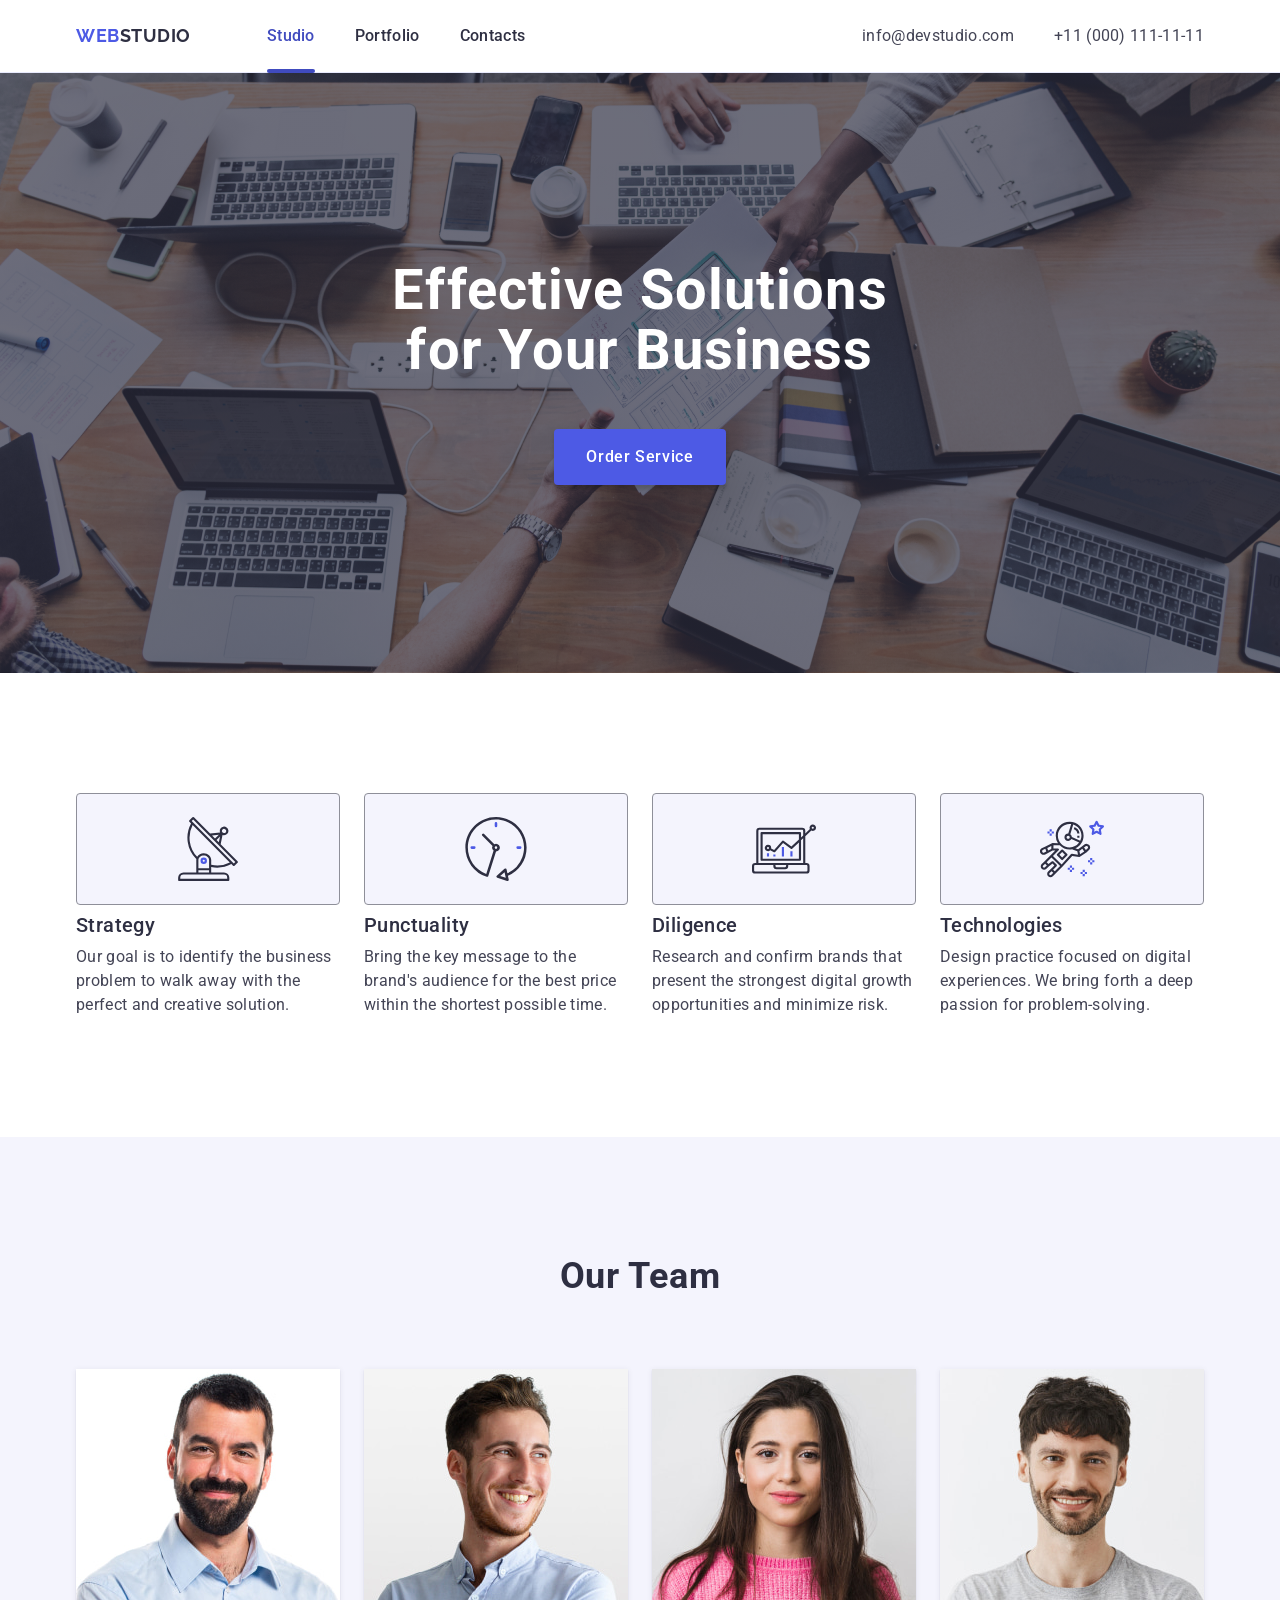
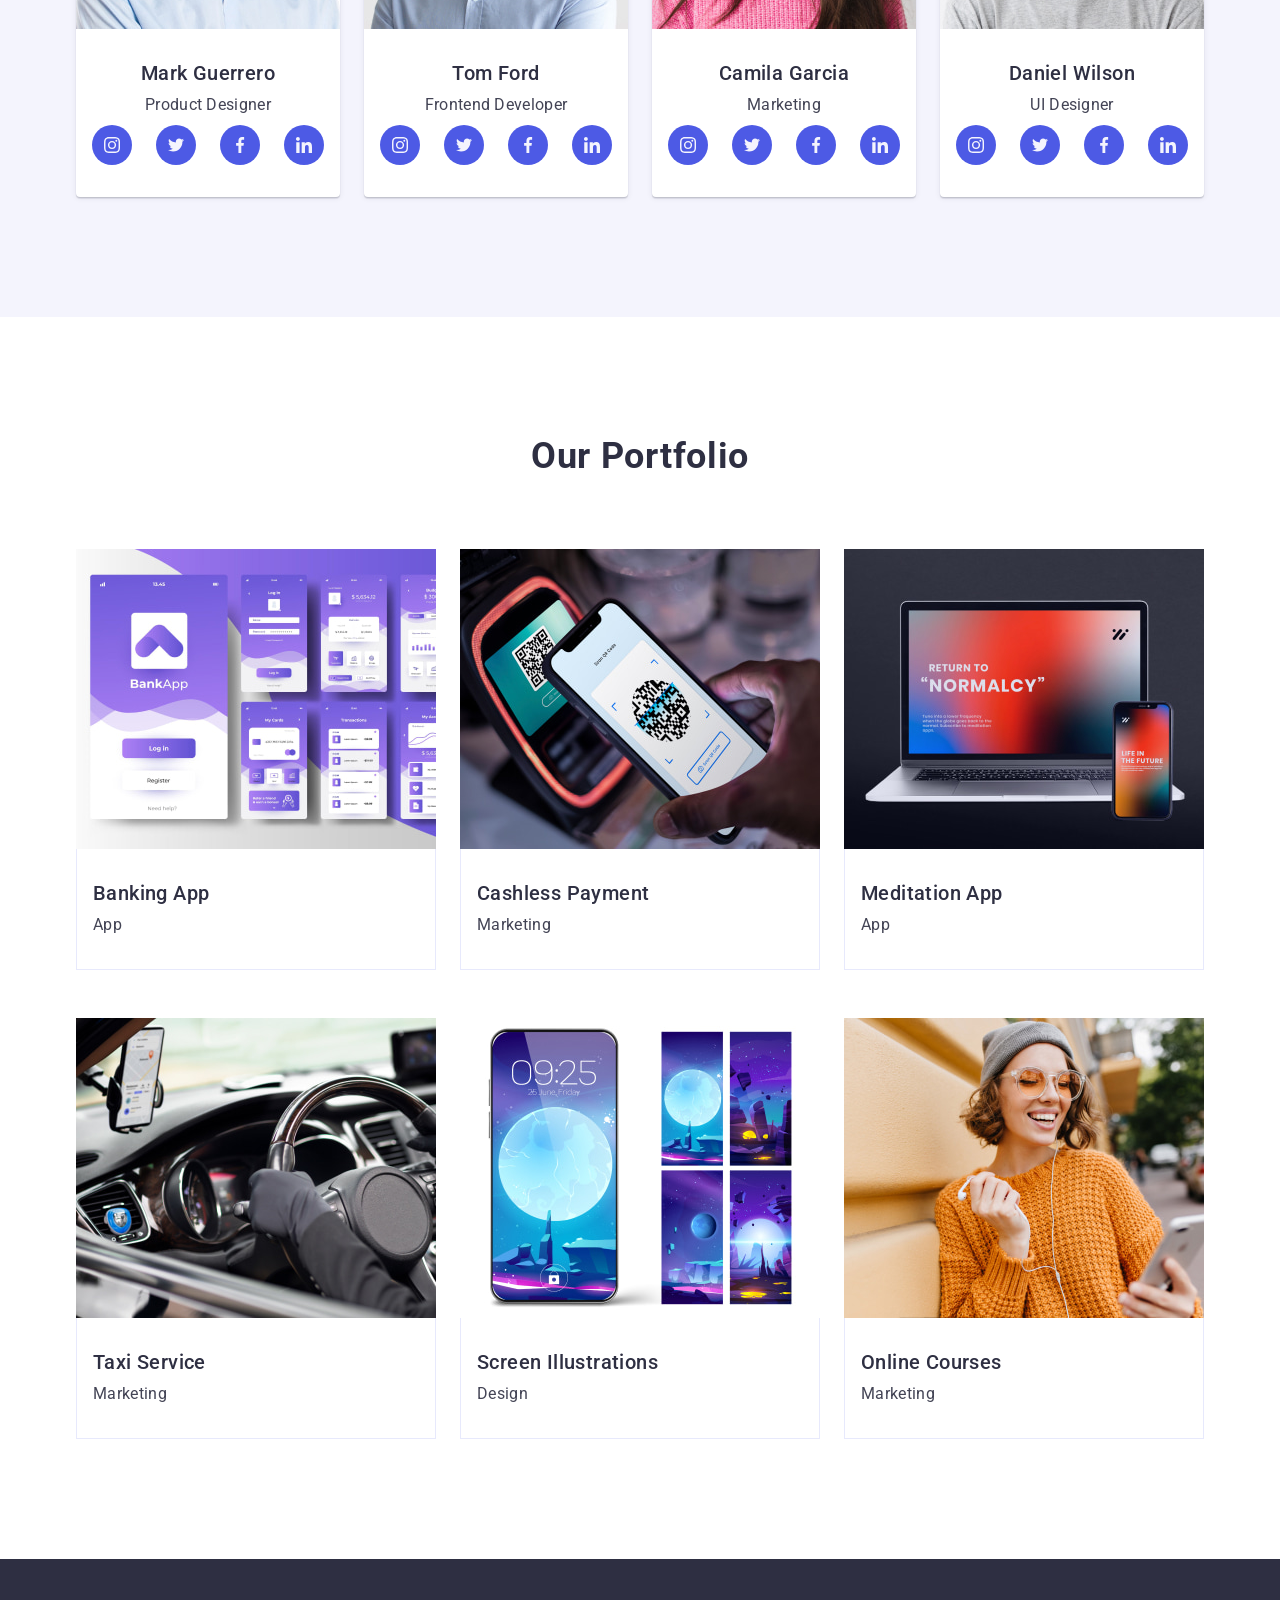
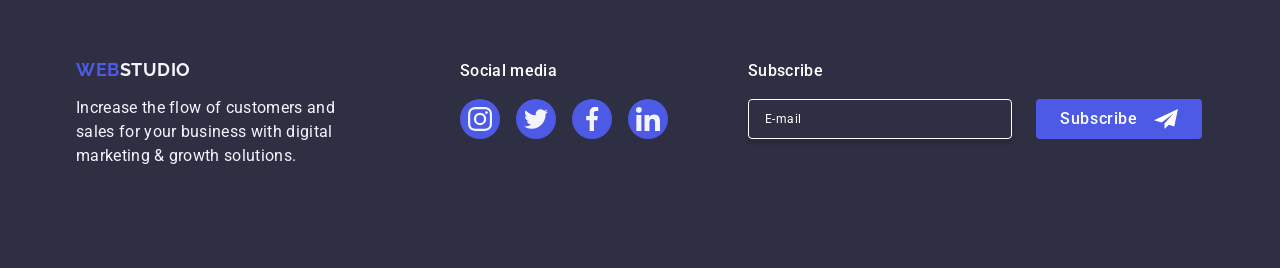
<file: index.html>
<!DOCTYPE html>
<html lang="en">
  <!-- head -->

  <head>
    <meta charset="UTF-8" />
    <meta name="viewport" content="width=device-width, initial-scale=1.0" />
    <!-- modern-normalize -->
    <link
      rel="stylesheet"
      href="https://cdn.jsdelivr.net/npm/modern-normalize@2.0.0/modern-normalize.min.css"
    />
    <!-- fonts -->
    <link rel="preconnect" href="https://fonts.googleapis.com" />
    <link rel="preconnect" href="https://fonts.gstatic.com" crossorigin />
    <link
      href="https://fonts.googleapis.com/css2?family=Raleway:wght@700&family=Roboto:wght@400;500;700&display=swap"
      rel="stylesheet"
    />
    <!-- favicon -->
    <link rel="shortcut icon" href="./images/favicon.ico" type="image/x-icon" />
    <!-- import styles.css -->
    <link rel="stylesheet" href="./css/styles.css" />
    <title>Web Studio</title>
  </head>

  <!-- body -->

  <body>
    <!-- header -->
    <header class="header">
      <div class="container header-container">
        <!-- navigation -->
        <nav class="nav">
          <!-- logo -->
          <a class="logo nav-logo" href="./index.html"
            >Web<span class="logo-dark-accent">Studio</span></a
          >
          <ul class="nav-list">
            <li class="nav-item header-nav-item">
              <a class="nav-link nav-link-active" href="./index.html">Studio</a>
            </li>
            <li class="nav-item header-nav-item">
              <a class="nav-link" href="">Portfolio</a>
            </li>
            <li class="nav-item header-nav-item">
              <a class="nav-link" href="">Contacts</a>
            </li>
          </ul>
        </nav>

        <!-- contacts information -->
        <address class="contacts">
          <ul class="contacts-list">
            <li class="contacts-item">
              <a class="contact-link" href="mailto:info@devstudio.com"
                >info@devstudio.com</a
              >
            </li>
            <li class="contacts-item">
              <a class="contact-link" href="tel:+110001111111"
                >+11 (000) 111-11-11</a
              >
            </li>
          </ul>
        </address>
      </div>
    </header>

    <!-- main -->
    <main>
      <!-- hero section -->
      <section class="hero">
        <div class="container">
          <h1 class="hero-title">Effective Solutions for Your Business</h1>
          <button class="btn hero-btn" type="button">Order Service</button>
        </div>
      </section>

      <!-- features section -->
      <section class="section features">
        <div class="container">
          <h2 class="visually-hidden">Features</h2>
          <ul class="section-list-flex">
            <li class="card-width-if-four">
              <div class="features-icon-wrap">
                <svg class="features-icon" width="64" height="64">
                  <use href="./images/icons.svg#features-1"></use>
                </svg>
              </div>
              <h3 class="card-title">Strategy</h3>
              <p class="card-paragraf">
                Our goal is to identify the business problem to walk away with
                the perfect and creative solution.
              </p>
            </li>
            <li class="card-width-if-four">
              <div class="features-icon-wrap">
                <svg class="features-icon" width="64" height="64">
                  <use href="./images/icons.svg#features-2"></use>
                </svg>
              </div>
              <h3 class="card-title">Punctuality</h3>
              <p class="card-paragraf">
                Bring the key message to the brand's audience for the best price
                within the shortest possible time.
              </p>
            </li>
            <li class="card-width-if-four">
              <div class="features-icon-wrap">
                <svg class="features-icon" width="64" height="64">
                  <use href="./images/icons.svg#features-3"></use>
                </svg>
              </div>
              <h3 class="card-title">Diligence</h3>
              <p class="card-paragraf">
                Research and confirm brands that present the strongest digital
                growth opportunities and minimize risk.
              </p>
            </li>
            <li class="card-width-if-four">
              <div class="features-icon-wrap">
                <svg class="features-icon" width="64" height="64">
                  <use href="./images/icons.svg#features-4"></use>
                </svg>
              </div>
              <h3 class="card-title">Technologies</h3>
              <p class="card-paragraf">
                Design practice focused on digital experiences. We bring forth a
                deep passion for problem-solving.
              </p>
            </li>
          </ul>
        </div>
      </section>

      <!-- team section -->
      <section class="section team">
        <div class="container">
          <h2 class="section-title">Our Team</h2>
          <ul class="section-list-flex">
            <li class="team-card card-width-if-four">
              <img
                src="./images/team/mark-guerrero.jpg"
                alt="an attractive man with a beard is smiling and looking ahead"
                width="264"
                height="260"
              />
              <div class="card-text-wrap team-text-wrap">
                <h3 class="card-title">Mark Guerrero</h3>
                <p class="card-paragraf team-text">Product Designer</p>
                <ul class="socials-list section-list-flex">
                  <li class="socials-item card-width-if-four">
                    <a href="" class="socials-link">
                      <svg class="socials-icon" width="16" height="16">
                        <use href="./images/icons.svg#instagram"></use>
                      </svg>
                    </a>
                  </li>
                  <li class="socials-item card-width-if-four">
                    <a href="" class="socials-link">
                      <svg class="socials-icon" width="16" height="16">
                        <use href="./images/icons.svg#twitter"></use>
                      </svg>
                    </a>
                  </li>
                  <li class="socials-item card-width-if-four">
                    <a href="" class="socials-link">
                      <svg class="socials-icon" width="16" height="16">
                        <use href="./images/icons.svg#facebook"></use>
                      </svg>
                    </a>
                  </li>
                  <li class="socials-item card-width-if-four">
                    <a href="" class="socials-link">
                      <svg class="socials-icon" width="16" height="16">
                        <use href="./images/icons.svg#linkedin"></use>
                      </svg>
                    </a>
                  </li>
                </ul>
              </div>
            </li>
            <li class="team-card card-width-if-four">
              <img
                src="./images/team/tom-ford.jpg"
                alt="a young man looks away with a wide smile"
                width="264"
                height="260"
              />
              <div class="card-text-wrap team-text-wrap">
                <h3 class="card-title">Tom Ford</h3>
                <p class="card-paragraf team-text">Frontend Developer</p>
                <ul class="socials-list section-list-flex">
                  <li class="socials-item card-width-if-four">
                    <a href="" class="socials-link">
                      <svg class="socials-icon" width="16" height="16">
                        <use href="./images/icons.svg#instagram"></use>
                      </svg>
                    </a>
                  </li>
                  <li class="socials-item card-width-if-four">
                    <a href="" class="socials-link">
                      <svg class="socials-icon" width="16" height="16">
                        <use href="./images/icons.svg#twitter"></use>
                      </svg>
                    </a>
                  </li>
                  <li class="socials-item card-width-if-four">
                    <a href="" class="socials-link">
                      <svg class="socials-icon" width="16" height="16">
                        <use href="./images/icons.svg#facebook"></use>
                      </svg>
                    </a>
                  </li>
                  <li class="socials-item card-width-if-four">
                    <a href="" class="socials-link">
                      <svg class="socials-icon" width="16" height="16">
                        <use href="./images/icons.svg#linkedin"></use>
                      </svg>
                    </a>
                  </li>
                </ul>
              </div>
            </li>
            <li class="team-card card-width-if-four">
              <img
                src="./images/team/camila-garcia.jpg"
                alt="young beautiful woman pink warm sweater natural look smiling portrait isolated long hair"
                width="264"
                height="260"
              />
              <div class="card-text-wrap team-text-wrap">
                <h3 class="card-title">Camila Garcia</h3>
                <p class="card-paragraf team-text">Marketing</p>
                <ul class="socials-list section-list-flex">
                  <li class="socials-item card-width-if-four">
                    <a href="" class="socials-link">
                      <svg class="socials-icon" width="16" height="16">
                        <use href="./images/icons.svg#instagram"></use>
                      </svg>
                    </a>
                  </li>
                  <li class="socials-item card-width-if-four">
                    <a href="" class="socials-link">
                      <svg class="socials-icon" width="16" height="16">
                        <use href="./images/icons.svg#twitter"></use>
                      </svg>
                    </a>
                  </li>
                  <li class="socials-item card-width-if-four">
                    <a href="" class="socials-link">
                      <svg class="socials-icon" width="16" height="16">
                        <use href="./images/icons.svg#facebook"></use>
                      </svg>
                    </a>
                  </li>
                  <li class="socials-item card-width-if-four">
                    <a href="" class="socials-link">
                      <svg class="socials-icon" width="16" height="16">
                        <use href="./images/icons.svg#linkedin"></use>
                      </svg>
                    </a>
                  </li>
                </ul>
              </div>
            </li>
            <li class="team-card card-width-if-four">
              <img
                src="./images/team/daniel-wilson.jpg"
                alt="confident handsome guy posing against white wall"
                width="264"
                height="260"
              />
              <div class="card-text-wrap team-text-wrap">
                <h3 class="card-title">Daniel Wilson</h3>
                <p class="card-paragraf team-text">UI Designer</p>
                <ul class="socials-list section-list-flex">
                  <li class="socials-item card-width-if-four">
                    <a href="" class="socials-link">
                      <svg class="socials-icon" width="16" height="16">
                        <use href="./images/icons.svg#instagram"></use>
                      </svg>
                    </a>
                  </li>
                  <li class="socials-item card-width-if-four">
                    <a href="" class="socials-link">
                      <svg class="socials-icon" width="16" height="16">
                        <use href="./images/icons.svg#twitter"></use>
                      </svg>
                    </a>
                  </li>
                  <li class="socials-item card-width-if-four">
                    <a href="" class="socials-link">
                      <svg class="socials-icon" width="16" height="16">
                        <use href="./images/icons.svg#facebook"></use>
                      </svg>
                    </a>
                  </li>
                  <li class="socials-item card-width-if-four">
                    <a href="" class="socials-link">
                      <svg class="socials-icon" width="16" height="16">
                        <use href="./images/icons.svg#linkedin"></use>
                      </svg>
                    </a>
                  </li>
                </ul>
              </div>
            </li>
          </ul>
        </div>
      </section>

      <!-- portfolio section -->
      <section class="section portfolio">
        <div class="container">
          <h2 class="section-title">Our Portfolio</h2>
          <ul class="section-list-flex portfolio-list">
            <li class="card-width-if-three portfolio-card">
              <div class="overlay-wrap">
                <img
                  src="./images/portfolio/portfolio-1.jpg"
                  alt="Banking mobile application mockup in purple and white colors"
                  width="360"
                  height="300"
                />
                <p class="overlay">
                  14 Stylish and User-Friendly App Design Concepts · Task
                  Manager App · Calorie Tracker App · Exotic Fruit Ecommerce App
                  · Cloud Storage App
                </p>
              </div>
              <div class="card-text-wrap portfolio-text-wrap">
                <h3 class="card-title">Banking App</h3>
                <p class="card-paragraf">App</p>
              </div>
            </li>
            <li class="card-width-if-three portfolio-card">
              <div class="overlay-wrap">
                <img
                  src="./images/portfolio/portfolio-2.jpg"
                  alt="Mobile phone reads qr code for non-cash payment"
                  width="360"
                  height="300"
                />
                <p class="overlay">
                  14 Stylish and User-Friendly App Design Concepts · Task
                  Manager App · Calorie Tracker App · Exotic Fruit Ecommerce App
                  · Cloud Storage App
                </p>
              </div>
              <div class="card-text-wrap portfolio-text-wrap">
                <h3 class="card-title">Cashless Payment</h3>
                <p class="card-paragraf">Marketing</p>
              </div>
            </li>
            <li class="card-width-if-three portfolio-card">
              <div class="overlay-wrap">
                <img
                  src="./images/portfolio/portfolio-3.jpg"
                  alt="The same application on the screen of a laptop and a smartphone on a black background"
                  width="360"
                  height="300"
                />
                <p class="overlay">
                  14 Stylish and User-Friendly App Design Concepts · Task
                  Manager App · Calorie Tracker App · Exotic Fruit Ecommerce App
                  · Cloud Storage App
                </p>
              </div>
              <div class="card-text-wrap portfolio-text-wrap">
                <h3 class="card-title">Meditation App</h3>
                <p class="card-paragraf">App</p>
              </div>
            </li>
            <li class="card-width-if-three portfolio-card">
              <div class="overlay-wrap">
                <img
                  src="./images/portfolio/portfolio-4.jpg"
                  alt="Hands on the steering wheel, black interior GPS navigation applications on the smartphone screen"
                  width="360"
                  height="300"
                />
                <p class="overlay">
                  14 Stylish and User-Friendly App Design Concepts · Task
                  Manager App · Calorie Tracker App · Exotic Fruit Ecommerce App
                  · Cloud Storage App
                </p>
              </div>
              <div class="card-text-wrap portfolio-text-wrap">
                <h3 class="card-title">Taxi Service</h3>
                <p class="card-paragraf">Marketing</p>
              </div>
            </li>
            <li class="card-width-if-three portfolio-card">
              <div class="overlay-wrap">
                <img
                  src="./images/portfolio/portfolio-5.jpg"
                  alt="Screensaver on the smartphone screen and four illustrations of the night moon sky in violet-blue shades"
                  width="360"
                  height="300"
                />
                <p class="overlay">
                  14 Stylish and User-Friendly App Design Concepts · Task
                  Manager App · Calorie Tracker App · Exotic Fruit Ecommerce App
                  · Cloud Storage App
                </p>
              </div>
              <div class="card-text-wrap portfolio-text-wrap">
                <h3 class="card-title">Screen Illustrations</h3>
                <p class="card-paragraf">Design</p>
              </div>
            </li>
            <li class="card-width-if-three portfolio-card">
              <div class="overlay-wrap">
                <img
                  src="./images/portfolio/portfolio-6.jpg"
                  alt="A girl in an orange sweater, glasses and headphones with a smartphone in her hands"
                  width="360"
                  height="300"
                />
                <p class="overlay">
                  14 Stylish and User-Friendly App Design Concepts · Task
                  Manager App · Calorie Tracker App · Exotic Fruit Ecommerce App
                  · Cloud Storage App
                </p>
              </div>
              <div class="card-text-wrap portfolio-text-wrap">
                <h3 class="card-title">Online Courses</h3>
                <p class="card-paragraf">Marketing</p>
              </div>
            </li>
          </ul>
        </div>
      </section>
    </main>

    <!-- footer -->
    <footer class="footer">
      <div class="container footer-container">
        <!-- logo -->
        <div class="footer-logo-wrap">
          <a class="logo footer-logo" href="./index.html"
            >Web<span class="logo-light-accent">Studio</span></a
          >
          <p class="footer-text">
            Increase the flow of customers and sales for your business with
            digital marketing & growth solutions.
          </p>
        </div>
        <!-- socials -->
        <div class="footer-socials-wrap">
          <p class="footer-title">Social media</p>
          <ul class="socials-list section-list-flex footer-socials-list">
            <li class="socials-item card-width-if-four">
              <a href="" class="socials-link footer-socials-link">
                <svg class="socials-icon" width="24" height="24">
                  <use href="./images/icons.svg#instagram"></use>
                </svg>
              </a>
            </li>
            <li class="socials-item card-width-if-four">
              <a href="" class="socials-link footer-socials-link">
                <svg class="socials-icon" width="24" height="24">
                  <use href="./images/icons.svg#twitter"></use>
                </svg>
              </a>
            </li>
            <li class="socials-item card-width-if-four">
              <a href="" class="socials-link footer-socials-link">
                <svg class="socials-icon" width="24" height="24">
                  <use href="./images/icons.svg#facebook"></use>
                </svg>
              </a>
            </li>
            <li class="socials-item card-width-if-four">
              <a href="" class="socials-link footer-socials-link">
                <svg class="socials-icon" width="24" height="24">
                  <use href="./images/icons.svg#linkedin"></use>
                </svg>
              </a>
            </li>
          </ul>
        </div>
        <!-- footer form -->
        <div class="footer-form-wrap">
          <p class="footer-title">Subscribe</p>
          <form class="footer-form">
            <label class="footer-label">
              <input
                class="footer-form-input"
                type="email"
                name="email"
                placeholder="E-mail"
              />
            </label>
            <button class="btn footer-btn" type="submit">
              Subscribe
              <svg class="footer-btn-icon" width="24" height="24">
                <use href="./images/icons.svg#subscribe"></use>
              </svg>
            </button>
          </form>
        </div>
      </div>
    </footer>

    <!-- modal -->
    <div class="modal-overlay">
      <div class="modal">
        <button class="modal-btn" type="button">
          <svg class="modal-btn-icon" width="8" height="8">
            <use href="./images/icons.svg#icon-modal-close"></use>
          </svg>
        </button>
        <p class="modal-title">Leave your contacts and we will call you back</p>
        <!-- modal form -->
        <form class="modal-form">
          <div class="modal-form-wrap">
            <label class="modal-form-lable" for="user-name"> Name </label>
            <div class="input-tumb">
              <input
                class="form-input"
                type="text"
                id="user-name"
                name="user-name"
              />
              <svg class="form-icon" width="18" height="24">
                <use href="./images/icons.svg#icon-form-name"></use>
              </svg>
            </div>
          </div>
          <div class="modal-form-wrap">
            <label class="modal-form-lable" for="user-phone"> Phone </label>
            <div class="input-tumb">
              <input
                class="form-input"
                type="tel"
                id="user-phone"
                name="user-phone"
              />
              <svg class="form-icon" width="18" height="24">
                <use href="./images/icons.svg#icon-form-phone"></use>
              </svg>
            </div>
          </div>
          <div class="modal-form-wrap">
            <label class="modal-form-lable" for="user-email"> Email </label>
            <div class="input-tumb">
              <input
                class="form-input"
                type="email"
                id="user-email"
                name="user-email"
              />
              <svg class="form-icon" width="18" height="24">
                <use href="./images/icons.svg#icon-form-email"></use>
              </svg>
            </div>
          </div>
          <div class="textarea-form-wrap">
            <label class="modal-form-lable" for="user-comment"> Comment </label>
            <textarea
              class="textarea"
              id="user-comment"
              name="user-comment"
              placeholder="Text input"
            ></textarea>
          </div>
          <div class="check-box-wrap">
            <input
              class="check-input visually-hidden"
              id="user-privacy"
              type="checkbox"
              value="true"
              name="user-privacy"
            />
            <label class="checkbox-lable" for="user-privacy">
              <span class="check-box">
                <svg class="check-icon" width="10" height="8">
                  <use
                    href="./images/icons.svg#icon-form-check-click-vector"
                  ></use>
                </svg>
              </span>
              I accept the terms and conditions of the
              <a class="checkbox-link" href="#">Privacy Policy</a>
            </label>
          </div>
          <button class="btn" type="submit">Send</button>
        </form>
      </div>
    </div>
  </body>
</html>
</file>
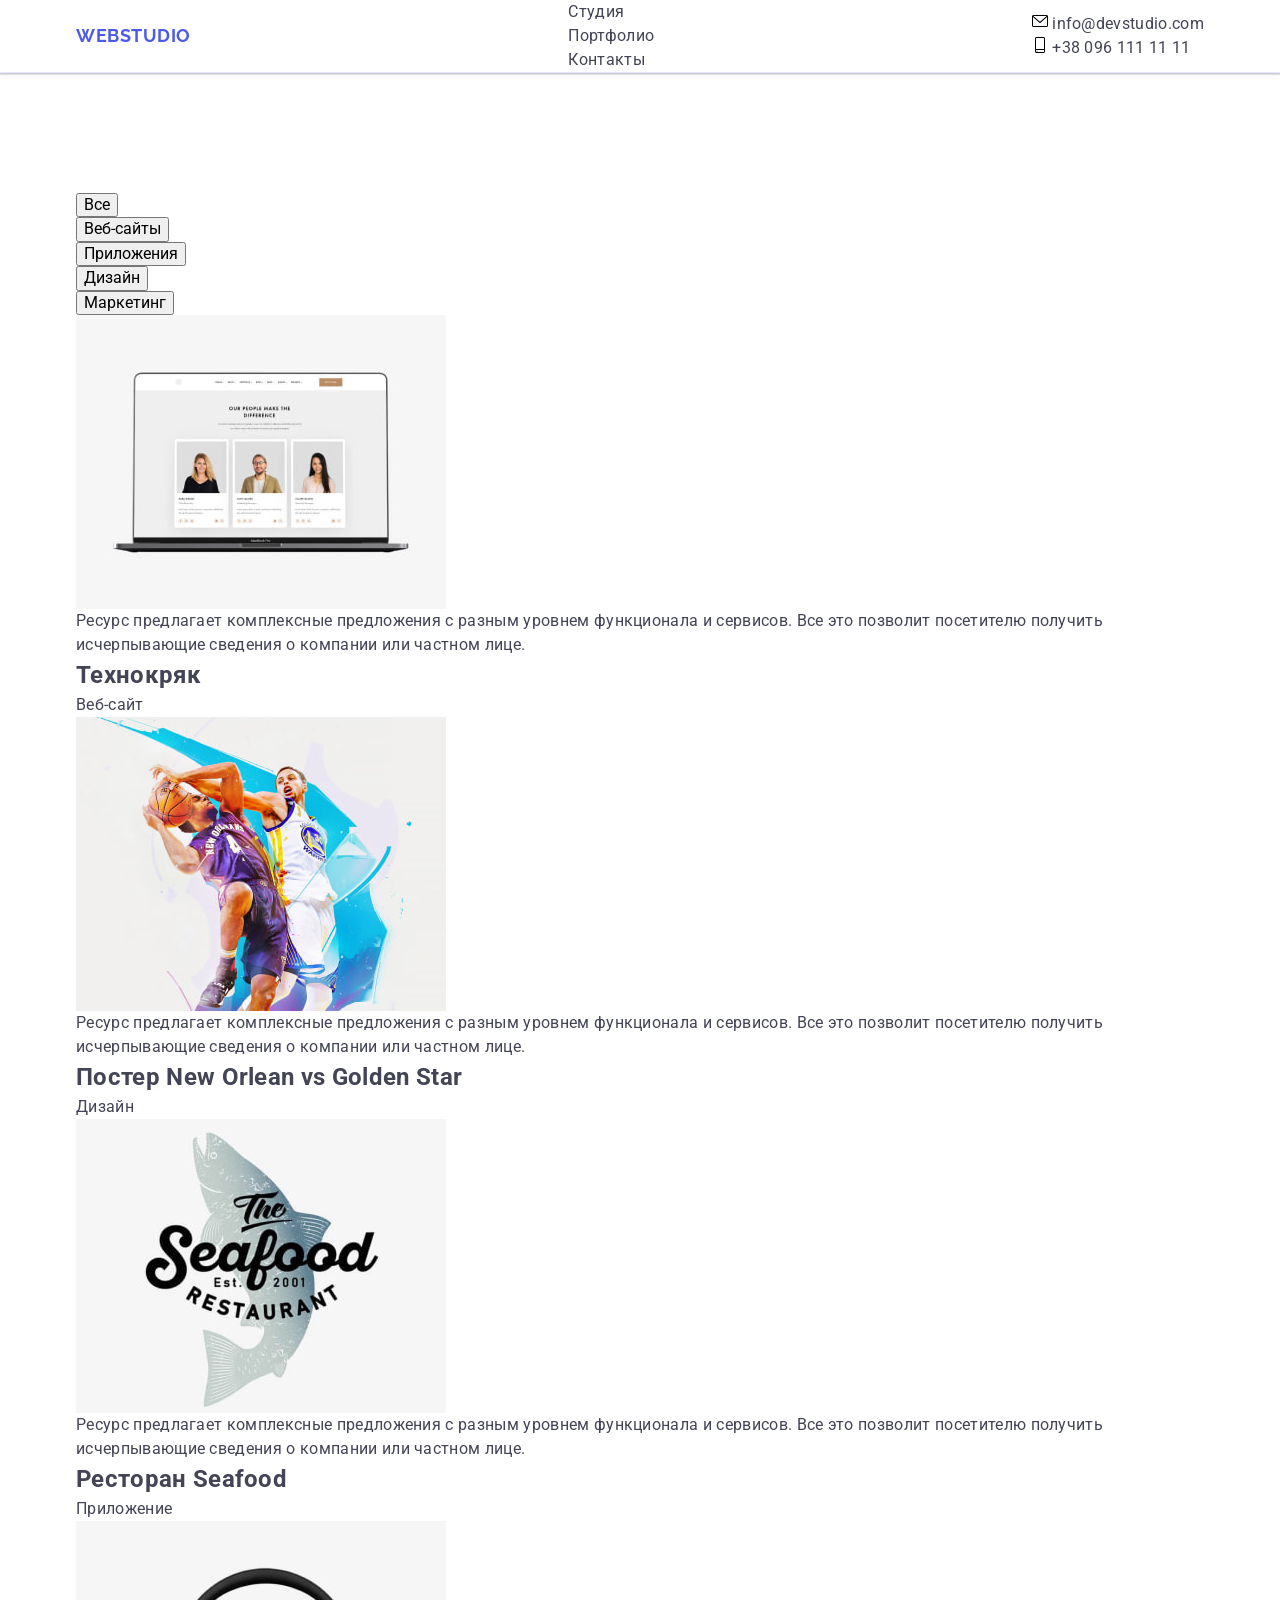
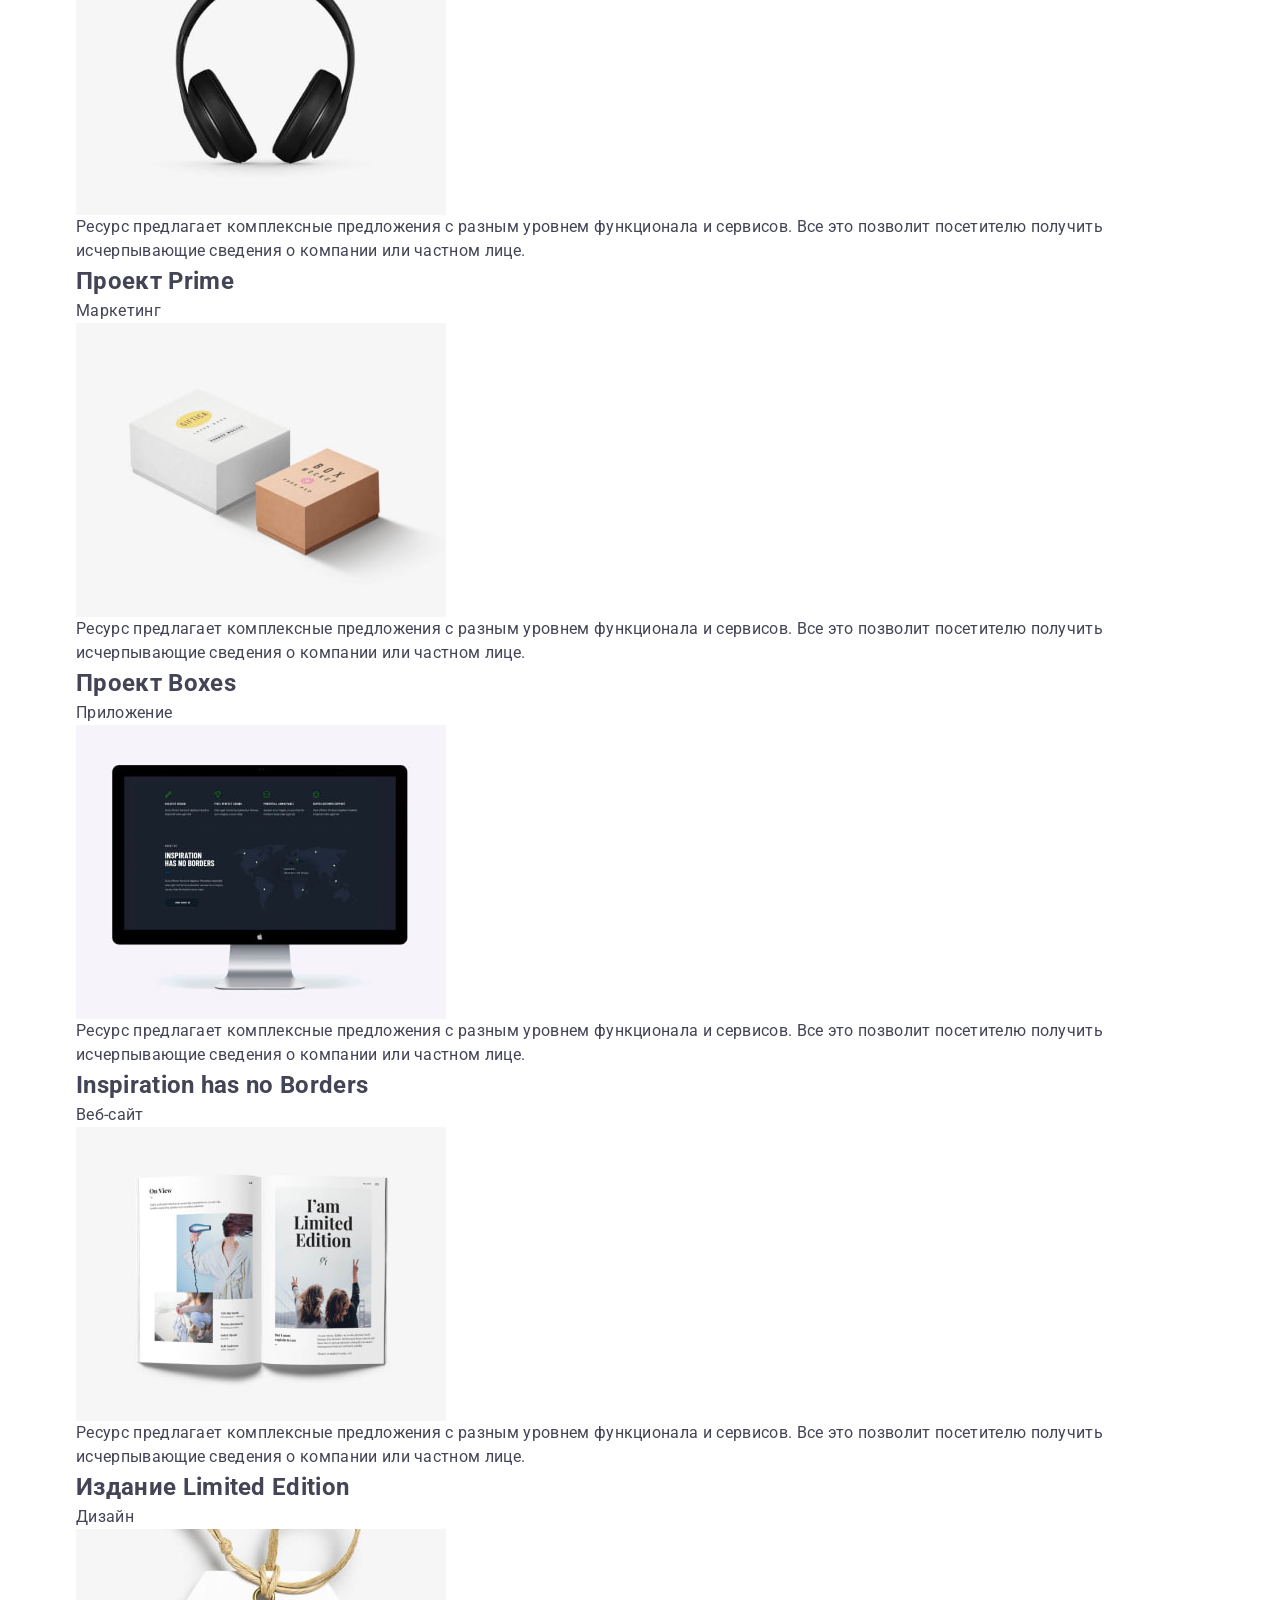
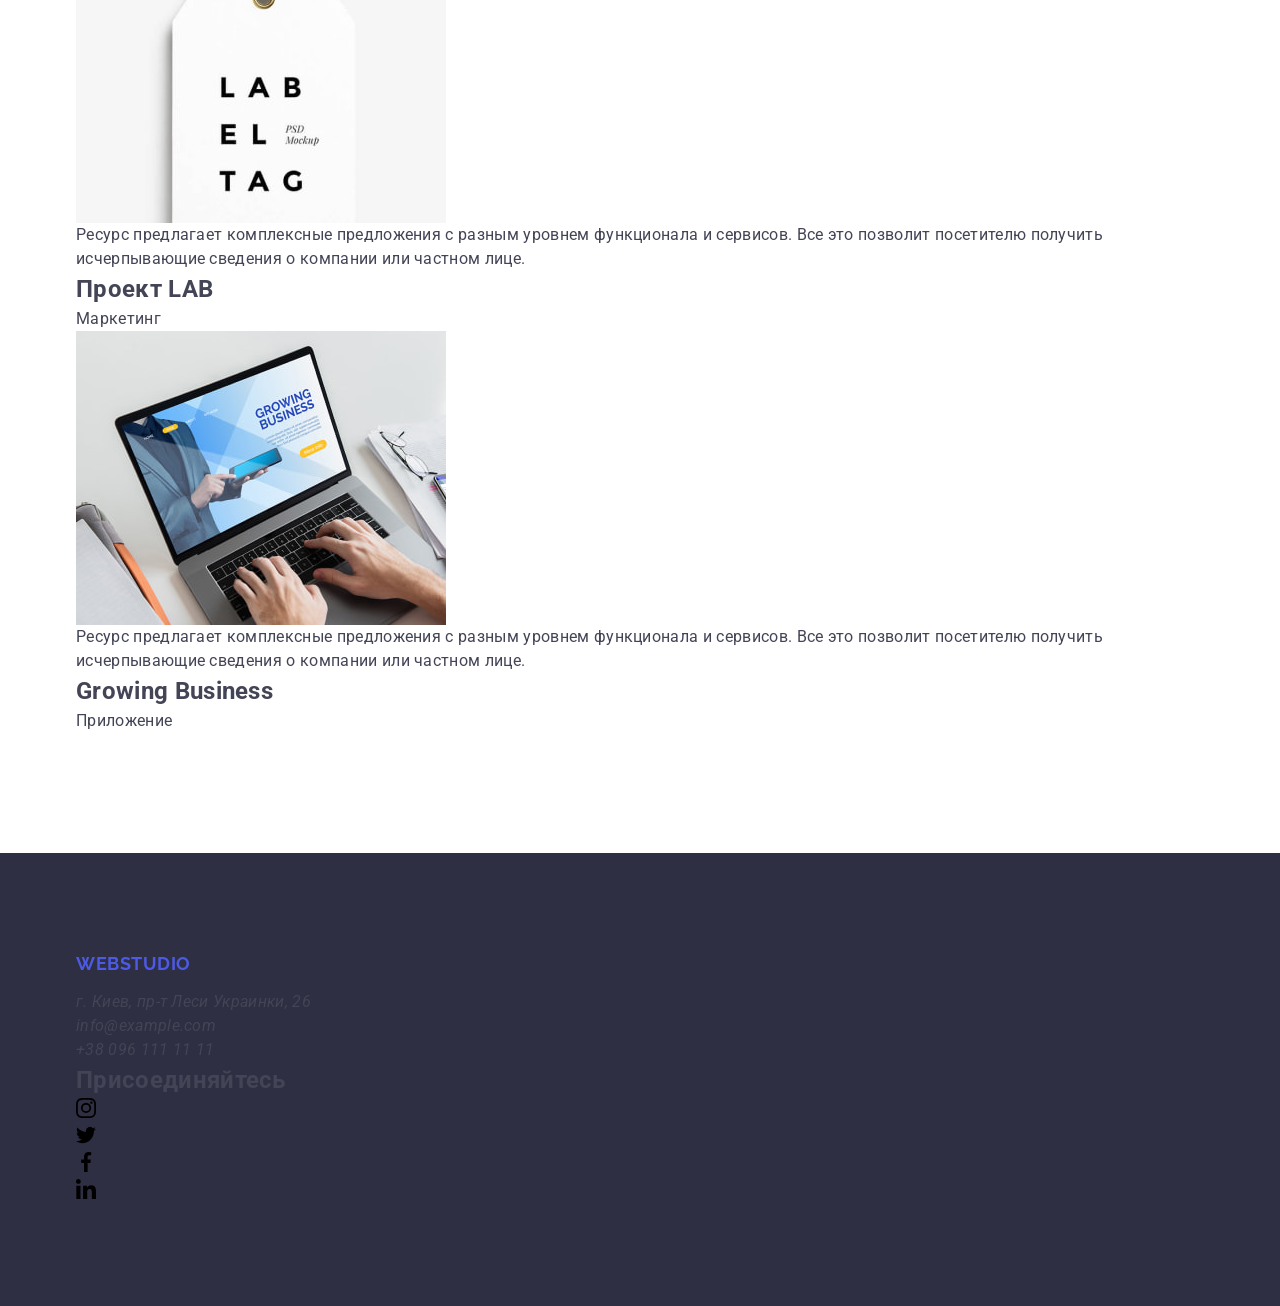
<file: portfolio.html>
<!DOCTYPE html>
<html lang="ru">

<head>
    <meta charset="UTF-8">
    <meta http-equiv="X-UA-Compatible" content="IE=edge">
    <meta name="viewport" content="width=device-width, initial-scale=1.0">
    <title>Портфолио</title>
    <link
        href="https://fonts.googleapis.com/css2?family=Raleway:wght@700&family=Roboto:wght@400;500;700;900&display=swap"
        rel="stylesheet">
    <link rel="stylesheet" href="https://cdnjs.cloudflare.com/ajax/libs/modern-normalize/1.1.0/modern-normalize.min.css"
        integrity="sha512-wpPYUAdjBVSE4KJnH1VR1HeZfpl1ub8YT/NKx4PuQ5NmX2tKuGu6U/JRp5y+Y8XG2tV+wKQpNHVUX03MfMFn9Q=="
        crossorigin="anonymous" referrerpolicy="no-referrer" />
    <link rel="stylesheet" href="./css/styles.css">
</head>

<body>
    <!--Верхняя линия-->
    <header class="header">
        <div class="container header-container">
            <a class="logo" lang="en" href="./index.html"><span class="logo-accent">Web</span>Studio</a>
            <nav class="navigation">
                <ul class="list navigation-list">
                    <li class="header-item navigation-item"><a class="navigation-link link"
                            href="./index.html">Студия</a></li>
                    <li class="header-item navigation-item"><a class="navigation-link link current"
                            href="./portfolio.html">Портфолио</a></li>
                    <li class="header-item navigation-item"><a class="navigation-link link" href="">Контакты</a></li>
                </ul>
            </nav>
            <ul class="list header-list">
                <li class="header-item">
                    <a class="header-mail link" href="mailto:info@devstudio.com">
                        <svg class="mail-icon" width="16" height="16">
                            <use href="./images/symbol-defs.svg#mail"></use>
                        </svg>
                        info@devstudio.com
                    </a>
                </li>
                <li class="header-item">
                    <a class="header-tel link" href="tel:+380961111111">
                        <svg class="mail-icon" width="16" height="16">
                            <use href="./images/symbol-defs.svg#smartphone"></use>
                        </svg>
                        +38 096 111 11 11
                    </a>
                </li>
            </ul>
        </div>
    </header>
    <main class="main">
        <section class="section">
            <div class="container">
                <h1 class="visually-hidden">Портфолио</h1>
                <!--Фільтри-->
                <ul class="list filter-list">
                    <li class="item filter-item"><button class="filter-btn" type="button">Все</button></li>
                    <li class="item filter-item"><button class="filter-btn" type="button">Веб-сайты</button></li>
                    <li class="item filter-item"><button class="filter-btn" type="button">Приложения</button></li>
                    <li class="item filter-item"><button class="filter-btn" type="button">Дизайн</button></li>
                    <li class="item filter-item"><button class="filter-btn" type="button">Маркетинг</button></li>
                </ul>
                <!--Портфолио-->
                <ul class="list portfolio-list">

                    <li class="item">
                        <a class="link portfolio-link" href="#">
                            <div class="img-tumb">
                                <img class="img" src="./images/portfolio/pr1/img.jpg" alt="Веб-сайт на ноутбуке" width="370" height="294">
                                <p class="overlay-text">Ресурс предлагает комплексные предложения с разным уровнем функционала и сервисов. Все это
                                        позволит посетителю получить исчерпывающие сведения о компании или частном лице.</p>
                            </div>
                            <div class="portfolio-content">
                                <h2 class="portfolio-title">Технокряк</h2>
                                <p class="portfolio-text">Веб-сайт</p>
                            </div>
                        </a>
                    </li>

                    <li class="item">
                        <a class="link portfolio-link" href="#">
                            <div class="img-tumb">
                                <img class="img" src="./images/portfolio/pr2/img.jpg" alt="Баскетболисты" width="370" height="294">
                                <p class="overlay-text">Ресурс предлагает комплексные предложения с разным уровнем функционала и сервисов. Все это
                                        позволит посетителю получить исчерпывающие сведения о компании или частном лице.</p>
                            </div>
                            <div class="portfolio-content">
                                <h2 class="portfolio-title">Постер <span lang="en">New Orlean vs Golden Star</span></h2>
                                <p class="portfolio-text">Дизайн</p>
                            </div>
                        </a>
                    </li>

                    <li class="item">
                        <a class="link portfolio-link" href="#">
                            <div class="img-tumb">
                                <img class="img" src="./images/portfolio/pr3/img.jpg" alt="Логотип ресторана" width="370" height="294">
                                <p class="overlay-text">Ресурс предлагает комплексные предложения с разным уровнем функционала и сервисов. Все это
                                    позволит посетителю получить исчерпывающие сведения о компании или частном лице.</p>
                            </div>
                            <div class="portfolio-content">
                                <h2 class="portfolio-title">Ресторан <span lang="en">Seafood</span></h2>
                                <p class="portfolio-text">Приложение</p>
                            </div>
                        </a>
                    </li>

                    <li class="item">
                        <a class="link portfolio-link" href="#">
                            <div class="img-tumb">
                                <img class="img" src="./images/portfolio/pr4/img.jpg" alt="Наушники" width="370" height="294">
                                <p class="overlay-text">Ресурс предлагает комплексные предложения с разным уровнем функционала и сервисов. Все это
                                    позволит посетителю получить исчерпывающие сведения о компании или частном лице.</p>
                            </div>
                            <div class="portfolio-content">
                                <h2 class="portfolio-title">Проект <span lang="en">Prime</span></h2>
                                <p class="portfolio-text">Маркетинг</p>
                            </div>
                        </a>
                    </li>

                    <li class="item">
                        <a class="link portfolio-link" href="#">
                            <div class="img-tumb">
                                <img class="img" src="./images/portfolio/pr5/img.jpg" alt="Две коробочки" width="370" height="294">
                                <p class="overlay-text">Ресурс предлагает комплексные предложения с разным уровнем функционала и сервисов. Все это
                                    позволит посетителю получить исчерпывающие сведения о компании или частном лице.</p>
                            </div>
                            <div class="portfolio-content">
                                <h2 class="portfolio-title">Проект <span lang="en">Boxes</span></h2>
                                <p class="portfolio-text">Приложение</p>
                            </div>
                        </a>
                    </li>

                    <li class="item">
                        <a class="link portfolio-link" href="#">
                            <div class="img-tumb">
                                <img class="img" src="./images/portfolio/pr6/img.jpg" alt="Монитор компьютера" width="370" height="294">
                                <p class="overlay-text">Ресурс предлагает комплексные предложения с разным уровнем функционала и сервисов. Все это
                                    позволит посетителю получить исчерпывающие сведения о компании или частном лице.</p>
                            </div>
                            <div class="portfolio-content">
                                <h2 class="portfolio-title" lang="en">Inspiration has no Borders</h2>
                                <p class="portfolio-text">Веб-сайт</p>
                            </div>
                        </a>
                    </li>

                    <li class="item">
                        <a class="link portfolio-link" href="#">
                            <div class="img-tumb">
                                <img class="img" src="./images/portfolio/pr7/img.jpg" alt="Разворот журнала" width="370" height="294">
                                <p class="overlay-text">Ресурс предлагает комплексные предложения с разным уровнем функционала и сервисов. Все это
                                    позволит посетителю получить исчерпывающие сведения о компании или частном лице.</p>
                            </div>
                            <div class="portfolio-content">
                                <h2 class="portfolio-title">Издание <span lang="en">Limited Edition</span></h2>
                                <p class="portfolio-text">Дизайн</p>
                            </div>
                        </a>
                    </li>

                    <li class="item">
                        <a class="link portfolio-link" href="#">
                            <div class="img-tumb">
                                <img class="img" src="./images/portfolio/pr8/img.jpg" alt="Бирка" width="370" height="294">
                                <p class="overlay-text">Ресурс предлагает комплексные предложения с разным уровнем функционала и сервисов. Все это
                                    позволит посетителю получить исчерпывающие сведения о компании или частном лице.</p>
                            </div>
                            <div class="portfolio-content">
                                <h2 class="portfolio-title">Проект <span lang="en">LAB</span></h2>
                                <p class="portfolio-text">Маркетинг</p>
                            </div>
                        </a>
                    </li>

                    <li class="item">
                        <a class="link portfolio-link" href="#">
                            <div class="img-tumb">
                                <img class="img" src="./images/portfolio/pr9/img.jpg" alt="Работа на ноутбуке" width="370" height="294">
                                <p class="overlay-text">Ресурс предлагает комплексные предложения с разным уровнем функционала и сервисов. Все это
                                    позволит посетителю получить исчерпывающие сведения о компании или частном лице.</p>
                            </div>
                            <div class="portfolio-content">
                                <h2 class="portfolio-title" lang="en">Growing Business</h2>
                                <p class="portfolio-text">Приложение</p>
                            </div>
                        </a>
                    </li>
                </ul>
            </div>
        </section>


    </main>
    <!--Подвал-->
    <footer class="footer">
        <div class="container footer-conteiner">
            <div class="logo-group">
                <a class="logo footer-logo" lang="en" href="./index.html"><span class="logo-accent">Web</span>Studio</a>
                <address class="footer-group">
                    <ul class="list footer-list">
                        <li class="footer-item"><a class="link" href="https://bit.ly/3pXMvUd" target="_blank"
                                rel="noopener noreferrer">г. Киев, пр-т
                                Леси Украинки, 26</a> </li>
                        <li class="mail footer-item"><a class="link"
                                href="mailto:info@devstudio.com">info@example.com</a>
                        </li>
                        <li class="tel footer-item"><a class="link" href="tel:+380961111111">+38 096 111 11 11</a> </li>
                    </ul>
                </address>
            </div>
            <div>
                <h2 class="sociallinks-title">Присоединяйтесь</h2>
                <ul class="list sociallinks">
                    <li class="item">
                        <a class="social-link footer-link" href="" target="_blank" rel="noopenen noreferrer"
                            aria-label="иконка Инстаграм">
                            <svg class="footer-icon" width="20px" height="20px">
                                <use href="./images/symbol-defs.svg#instagram"></use>
                            </svg>
                        </a>
                    </li>
                    <li class="item">
                        <a class="social-link footer-link" href="" target="_blank" rel="noopenen noreferrer"
                            aria-label="иконка Твиттер">
                            <svg class="footer-icon" width="20px" height="20px">
                                <use href="./images/symbol-defs.svg#twitter"></use>
                            </svg>
                        </a>
                    </li>
                    <li class="item">
                        <a class="social-link footer-link" href="" target="_blank" rel="noopenen noreferrer"
                            aria-label="иконка Фейсбук">
                            <svg class="footer-icon" width="20px" height="20px">
                                <use href="./images/symbol-defs.svg#facebook"></use>
                            </svg>
                        </a>
                    </li>
                    <li class="item">
                        <a class="social-link footer-link" href="" target="_blank" rel="noopenen noreferrer"
                            aria-label="иконка Линкедин">
                            <svg class="footer-icon" width="20px" height="20px">
                                <use href="./images/symbol-defs.svg#linkedin"></use>
                            </svg>
                        </a>
                    </li>
                </ul>
            </div>
        </div>
    </footer>
</body>
</file>
<file: css/styles.css>
:root {
  scroll-behavior: smooth;
  /* colors */
  --brand-color-white: #ffffff;
  --brand-color-dark: #2e2f42;
  --brand-color-dark-modal: rgba(46, 47, 66, 0.4);
  --brand-color-grey: #f4f4fd;
  --brand-color-accent: #4d5ae5;
  --pressed-state-color: #404bbf;
  --pressed-state-footer-color: #31d0aa;
  --text-color: #434455;
  --line-color: #e7e9fc;
  --border-color: #8e8f99;
  --modal: #fcfcfc;

  /* fonts */
  --text-font-family: 'Roboto', sans-serif;
  --logo-font-family: 'Raleway', sans-serif;
}

body {
  font-family: 'Roboto', sans-serif;
  color: var(--text-color);
  background-color: var(--brand-color-white);
  line-height: 1.5;
  letter-spacing: 0.02em;
}
body.modal-open {
  overflow: hidden;
}
/* ------------------------ */
/* #region обнулення стилів */
h1,
h2,
h3,
h4,
h5,
h6,
p {
  margin: 0;
}

img {
  display: block;
  max-width: 100%;
  height: auto;
}

.visually-hidden {
  position: absolute;
  width: 1px;
  height: 1px;
  margin: -1px;
  border: 0;
  padding: 0;
  white-space: nowrap;
  clip-path: inset(100%);
  clip: rect(0 0 0 0);
  overflow: hidden;
}

ul,
ol {
  list-style-type: none;
  padding: 0;
  margin: 0;
}

a {
  text-decoration: none;
  color: inherit;
}
/* #endregion */

/* --------------------- */
/* #region common styles */

/* container */
.container {
  width: 1158px;

  margin: 0 auto;
  padding: 0 15px;
}

/* section */
.section {
  padding: 120px 0;
}
/* section header h2 */
.section-title {
  font-weight: 700;
  font-size: 36px;
  line-height: 1.11;
  text-align: center;
  text-transform: capitalize;
  color: var(--brand-color-dark);
  letter-spacing: 0.02em;
  margin-bottom: 72px;
}
/* flexbox for section */
.section-list-flex {
  display: flex;
  justify-content: space-between;
  gap: 24px;
}
/* #endregion */

/* ------------ */
/* #region card */
.card-title {
  font-weight: 500;
  font-size: 20px;
  line-height: 1.2;
  color: var(--brand-color-dark);
  letter-spacing: 0.02em;
  margin-bottom: 8px;
}
.card-text-wrap {
  padding: 32px 0;
}
.card-width-if-four {
  width: calc((100% - 3 * 24px) / 4);
}
.card-width-if-three {
  width: calc((100% - 2 * 24px) / 3);
}
.overlay-wrap {
  position: relative;
  overflow: hidden;
}
.overlay {
  position: absolute;
  top: 0;
  left: 0;
  width: 100%;
  height: 100%;
  transform: translateY(100%);
  transition: transform 250ms cubic-bezier(0.4, 0, 0.2, 1);
  padding: 40px 32px;
  background-color: var(--brand-color-accent);
  color: var(--brand-color-grey);
}
/* #endregion */

/* ------------ */
/* #region logo */
.logo {
  font-family: var(--logo-font-family);
  font-weight: 700;
  font-size: 18px;
  line-height: 1.17;
  letter-spacing: 0.03em;
  color: var(--brand-color-accent);
  text-transform: uppercase;
  transition: color 250ms cubic-bezier(0.4, 0, 0.2, 1);
}
.logo:hover,
.logo:focus {
  color: var(--pressed-state-color);
}
.logo-dark-accent {
  color: var(--brand-color-dark);
}
.logo-light-accent {
  color: var(--brand-color-grey);
}
/* #endregion */

/* --------------- */
/* #region socials */
.socials-list {
  justify-content: center;
}
.socials-item {
  width: 40px;
  height: 40px;
}
.socials-link {
  display: flex;
  align-items: center;
  justify-content: center;
  width: 100%;
  height: 100%;

  background-color: var(--brand-color-accent);
  border-radius: 50%;
  transition: background-color 250ms cubic-bezier(0.4, 0, 0.2, 1);
}
.socials-link:hover,
.socials-link:focus {
  background-color: var(--pressed-state-color);
  cursor: pointer;
}
.socials-icon {
  fill: var(--brand-color-grey);
}
/* #endregion */

/* ----------- */
/* #region btn */
.btn {
  display: block;
  background-color: var(--brand-color-accent);
  color: var(--brand-color-white);
  font-weight: 500;
  letter-spacing: 0.04em;
  cursor: pointer;
  line-height: inherit;
  min-width: 169px;
  height: 56px;
  padding: 16px 32px;
  border: none;
  border-radius: 4px;
  margin: 0 auto;
  box-shadow: 0px 4px 4px rgba(0, 0, 0, 0.15);
  transition: background-color 250ms cubic-bezier(0.4, 0, 0.2, 1);
}

.btn:hover,
.btn:focus {
  background-color: var(--pressed-state-color);
}
/* #endregion */

/* ------------- */
/* #region modal */
.modal-overlay {
  background-color: var(--brand-color-dark-modal);

  position: fixed;
  top: 0;
  left: 0;
  width: 100%;
  height: 100%;
  z-index: 999;

  opacity: 0;
  pointer-events: none;
  visibility: hidden;
  transition: opacity 250ms cubic-bezier(0.4, 0, 0.2, 1),
    visibility 250ms cubic-bezier(0.4, 0, 0.2, 1);
}
.modal-overlay.is-open {
  opacity: 1;
  pointer-events: auto;
  visibility: visible;
}
.modal {
  position: absolute;
  top: 50%;
  left: 50%;
  transform: translate(-50%, -50%);
  transition: transform 250ms cubic-bezier(0.4, 0, 0.2, 1);

  display: flex;
  flex-direction: column;
  background-color: var(--modal);
  border-radius: 4px;
  box-shadow: 0px 2px 1px rgba(0, 0, 0, 0.2), 0px 1px 3px rgba(0, 0, 0, 0.12),
    0px 1px 1px rgba(0, 0, 0, 0.14);

  width: 408px;
  min-height: 584px;
  padding: 72px 24px 24px 24px;
}

.modal-btn {
  position: absolute;
  top: 24px;
  right: 24px;

  display: flex;
  align-items: center;
  justify-content: center;
  align-self: flex-end;

  width: 24px;
  height: 24px;

  padding: 0;

  border: 1px solid rgba(0, 0, 0, 0.1);
  border-radius: 50%;
  background-color: var(--line-color);

  cursor: pointer;

  transition: background-color 250ms cubic-bezier(0.4, 0, 0.2, 1),
    border 250ms cubic-bezier(0.4, 0, 0.2, 1);
}
.modal-btn:hover,
.modal-btn:focus {
  background-color: var(--pressed-state-color);
  border: none;
}
.modal-btn:hover .modal-btn-icon,
.modal-btn:focus .modal-btn-icon {
  fill: var(--brand-color-white);
}

.modal-btn-icon {
  fill: var(--brand-color-dark);
  transition: fill 250ms cubic-bezier(0.4, 0, 0.2, 1);
}
.modal-title {
  font-weight: 500;
  color: var(--brand-color-dark);
  text-align: center;
  margin-bottom: 16px;
}
/* #endregion */

/* ------------ */
/* #region form */
.modal-form {
  color: var(--border-color);
}
.modal-form-wrap {
  margin-bottom: 8px;
}
.modal-form-lable {
  display: block;
  font-size: 12px;
  line-height: 1.17;
  letter-spacing: 0.04em;
  color: var(--border-color);
  margin-bottom: 4px;
}
.input-tumb {
  position: relative;
}
.form-input {
  height: 40px;
  width: 100%;
  border: 1px solid var(--brand-color-dark-modal);
  border-radius: 4px;
  background-color: transparent;
  outline: transparent;
  padding-left: 38px;
  color: var(--brand-color-dark-modal);

  transition: border-color 250ms cubic-bezier(0.4, 0, 0.2, 1);
}
.form-input:focus-within {
  border-color: var(--brand-color-accent);
}
.form-icon {
  position: absolute;
  top: 50%;
  left: 16px;
  transform: translateY(-50%);

  fill: var(--brand-color-dark);
  transition: fill 250ms cubic-bezier(0.4, 0, 0.2, 1);
}
.form-input:focus-within + .form-icon {
  fill: var(--brand-color-accent);
}
.textarea-form-wrap {
  height: fit-content;
  margin: 0;
  margin-bottom: 16px;
}
.textarea {
  display: block;
  width: 100%;
  min-height: 120px;

  font-size: 12px;
  line-height: 1.17;
  letter-spacing: 0.04em;

  color: var(--brand-color-dark-modal);
  border: 1px solid var(--brand-color-dark-modal);
  border-radius: 4px;
  background-color: transparent;

  padding: 8px 16px;
  outline: transparent;
  resize: none;

  transition: border-color 250ms cubic-bezier(0.4, 0, 0.2, 1);
}
.textarea:focus-within {
  border-color: var(--brand-color-accent);
}
.textarea::placeholder {
  color: var(--brand-color-dark-modal);
}
.check-box-wrap {
  margin-bottom: 24px;
}
.checkbox-lable {
  font-size: 12px;
  line-height: 1.17;
  letter-spacing: 0.04em;
  color: var(--border-color);
}
.check-box {
  display: inline-flex;
  align-items: center;
  justify-content: center;
  width: 16px;
  height: 16px;
  border: 1px solid var(--brand-color-dark-modal);
  border-radius: 2px;
  fill: transparent;
  transition: background-color 250ms cubic-bezier(0.4, 0, 0.2, 1),
    border 250ms cubic-bezier(0.4, 0, 0.2, 1),
    fill 250ms cubic-bezier(0.4, 0, 0.2, 1);
  margin-right: 8px;
}
.check-input:checked + .checkbox-lable > .check-box {
  background-color: var(--pressed-state-color);
  fill: var(--brand-color-grey);
  border: none;
}
.checkbox-link {
  color: var(--brand-color-accent);
  text-decoration: underline;
  line-height: 1.33;
}
/* #endregion */

/* -------------- */
/* #region Header */
.header {
  border-bottom: 1px solid var(--line-color);
  box-shadow: 0px 2px 1px rgba(46, 47, 66, 0.08),
    0px 1px 1px rgba(46, 47, 66, 0.16), 0px 1px 6px rgba(46, 47, 66, 0.08);
}
.header-container {
  display: flex;
  align-items: center;
  justify-content: space-between;
}
.header-nav-item {
  position: relative;
}
/* navigation */
.nav {
  display: flex;
  align-items: center;
}
.nav-logo {
  padding: 24px 0;
  margin-right: 76px;
}
.nav-list {
  display: flex;
  align-items: center;
  gap: 40px;
}
.nav-link {
  position: relative;
  display: inline-block;
  color: var(--brand-color-dark);
  font-weight: 500;
  padding: 24px 0;
  transition: color 250ms cubic-bezier(0.4, 0, 0.2, 1);
}
.nav-link:hover,
.nav-link:focus {
  color: var(--pressed-state-color);
}
.nav-link-active {
  color: var(--pressed-state-color);
}
.nav-link-active::after {
  content: '';
  position: absolute;
  bottom: -1px;
  left: 0;
  width: 100%;
  height: 4px;
  border-radius: 2px;
  background-color: var(--pressed-state-color);
}
/* contacts */
.contacts {
  font-style: normal;
}
.contacts-list {
  display: flex;
  align-items: center;
  gap: 40px;
}
.contact-link {
  color: inherit;
  padding: 24px 0;
  transition: color 250ms cubic-bezier(0.4, 0, 0.2, 1);
}
.contact-link:hover,
.contact-link:focus {
  color: var(--pressed-state-color);
}
/* #endregion */

/* ------------ */
/* #region hero */
.hero {
  max-width: 1440px;
  background-image: linear-gradient(
      rgba(46, 47, 66, 0.7),
      rgba(46, 47, 66, 0.7)
    ),
    url('../images/hero/hero-1.jpg');
  background-color: var(--brand-color-dark);
  background-repeat: no-repeat;
  background-position: center;
  background-size: cover;
  padding: 188px 0;
  margin: 0 auto;
}

.hero-title {
  color: var(--brand-color-white);
  font-weight: 700;
  font-size: 56px;
  line-height: 1.07;
  letter-spacing: 0.02em;
  text-align: center;
  max-width: 496px;
  margin: 0 auto 48px auto;
}

/* #endregion */

/* ---------------- */
/* #region features */
.features-icon-wrap {
  display: flex;
  align-items: center;
  justify-content: center;
  height: 112px;
  border: 1px solid var(--border-color);
  border-radius: 4px;
  background-color: var(--brand-color-grey);
  padding-top: 24px;
  padding-bottom: 24px;
  margin-bottom: 8px;
}
.features-icon {
  display: block;
  margin: 0 auto;
}
/* #endregion */

/* ------------ */
/* #region team */
.team {
  background-color: var(--brand-color-grey);
}
.team-card {
  background-color: var(--brand-color-white);
  border-radius: 0px 0px 4px 4px;
  box-shadow: 0px 1px 6px rgba(46, 47, 66, 0.08),
    0px 1px 1px rgba(46, 47, 66, 0.16), 0px 2px 1px rgba(46, 47, 66, 0.08);
}
.team-text-wrap {
  text-align: center;
}
.team-text {
  margin-bottom: 8px;
}
/* #endregion */

/* ---------------- */
/* #region portfolio */
.portfolio-list {
  flex-wrap: wrap;
  row-gap: 48px;
}
.portfolio-card {
  transition: box-shadow 250ms cubic-bezier(0.4, 0, 0.2, 1);
}
.portfolio-card:hover,
.portfolio-card:focus {
  cursor: pointer;
  box-shadow: 0px 1px 6px rgba(46, 47, 66, 0.08),
    0px 1px 1px rgba(46, 47, 66, 0.16), 0px 2px 1px rgba(46, 47, 66, 0.08);
}
.portfolio-card:hover .overlay,
.portfolio-card:focus .overlay {
  transform: translateY(0);
}
.portfolio-text-wrap {
  border-bottom: 1px solid var(--line-color);
  border-left: 1px solid var(--line-color);
  border-right: 1px solid var(--line-color);
  padding: 32px 16px;
}
/* #endregion */

/* -------------- */
/* #region footer */
.footer {
  background-color: var(--brand-color-dark);
  padding-top: 100px;
  padding-bottom: 100px;
}
.footer-container {
  display: flex;
  align-items: baseline;
}
.footer-logo-wrap {
  margin-right: 120px;
}
.footer-logo {
  display: inline-block;
  margin-bottom: 16px;
}
.footer-text {
  max-width: 264px;
  color: var(--brand-color-grey);
}
.footer-socials-wrap {
  margin-right: 80px;
}
.footer-title {
  font-weight: 500;
  color: var(--brand-color-white);
  margin-bottom: 16px;
}
.footer-socials-list {
  gap: 16px;
}
.footer-socials-item {
  padding: 8px;
}
.footer-socials-link:hover,
.footer-socials-link:focus {
  background-color: var(--pressed-state-footer-color);
}
.footer-form {
  display: flex;
  gap: 24px;
}
.footer-form-input {
  width: 264px;
  height: 40px;

  font-size: 12px;
  line-height: 2;
  letter-spacing: 0.04em;

  border: 1px solid var(--brand-color-white);
  border-radius: 4px;
  outline: inherit;
  color: var(--brand-color-white);
  background-color: transparent;
  box-shadow: 0px 4px 4px rgba(0, 0, 0, 0.15);

  padding: 8px 16px;
}
.footer-form-input::placeholder {
  color: var(--brand-color-white);
}
.footer-btn {
  display: flex;
  align-items: center;
  justify-content: center;

  min-width: 165px;
  height: 40px;
  padding: 8px 24px;
  margin: 0;
  box-shadow: none;
}
.footer-btn-icon {
  fill: var(--brand-color-white);
  margin-left: 16px;
}
/* #endregion */
</file>
